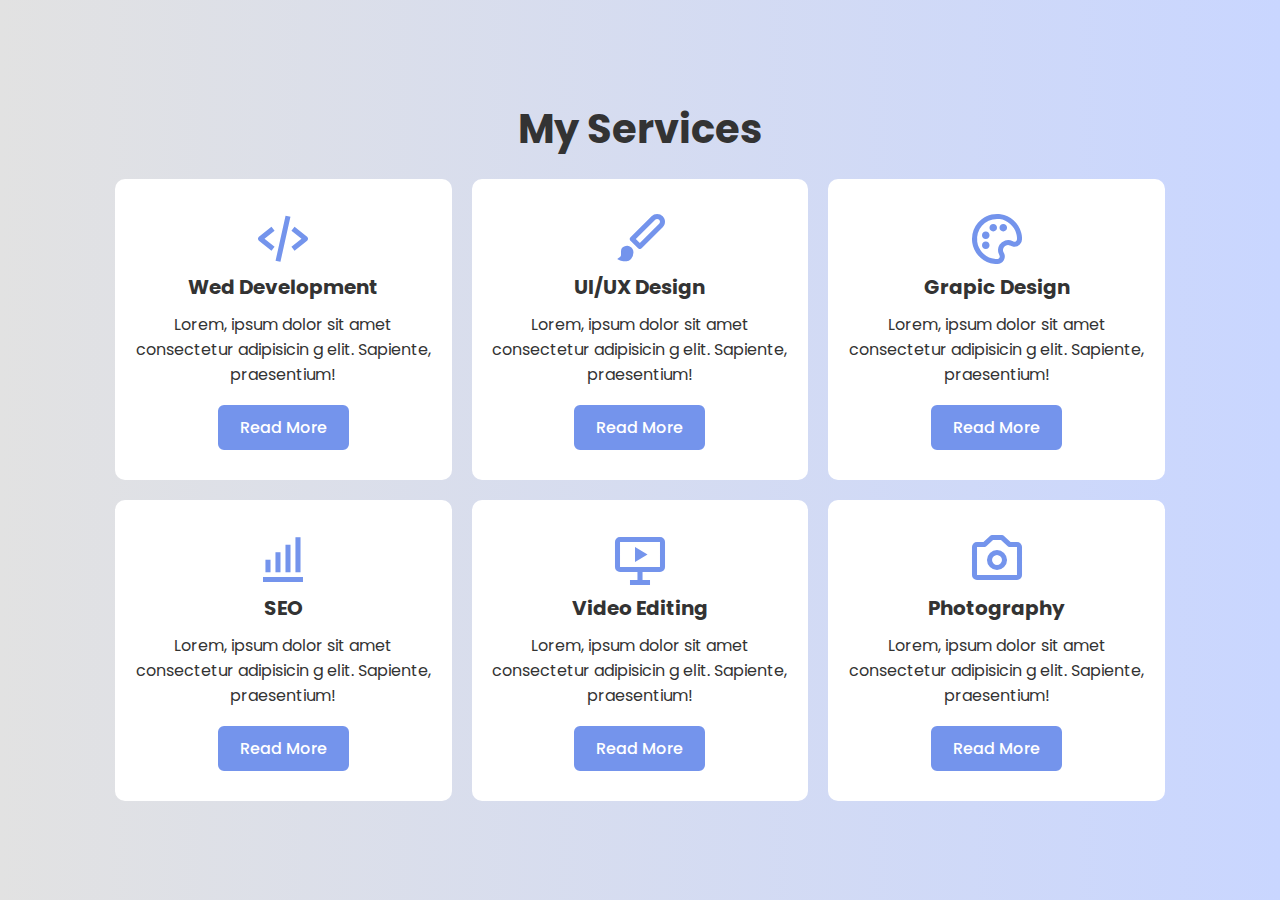
<file: homework/index.html>
<!DOCTYPE html>
<html lang="en">
<head>
    <meta charset="UTF-8">
    <meta name="viewport" content="width=device-width, initial-scale=1.0">
    <title>Document</title>
    <link rel="stylesheet" href="assets/css/styles.css">
    <link href='https://unpkg.com/boxicons@2.1.4/css/boxicons.min.css' rel='stylesheet'>
</head>

<body>
    <section class="service">
        <h1 class="heading">My Services</h1>
        <div class="wrapper">
            <div class="box">
                <i class='bx bx-code-alt'></i>
                <h2>Wed Development</h2>
                <p>Lorem, ipsum dolor sit amet consectetur adipisicin
                    g elit. Sapiente, praesentium!</p>
                    <a href="#" class="btn">Read More</a>
            </div>

            <div class="box">
                <i class='bx bxs-paint' ></i>
                <h2>UI/UX Design</h2>
                <p>Lorem, ipsum dolor sit amet consectetur adipisicin
                    g elit. Sapiente, praesentium!</p>
                    <a href="#" class="btn">Read More</a>
            </div>

            <div class="box">
                <i class='bx bx-palette' ></i>
                <h2>Grapic Design</h2>
                <p>Lorem, ipsum dolor sit amet consectetur adipisicin
                    g elit. Sapiente, praesentium!</p>
                    <a href="#" class="btn">Read More</a>
            </div>

            <div class="box">
                <i class='bx bx-bar-chart-alt' ></i>
                <h2>SEO</h2>
                <p>Lorem, ipsum dolor sit amet consectetur adipisicin
                    g elit. Sapiente, praesentium!</p>
                    <a href="#" class="btn">Read More</a>
            </div>

            <div class="box">
                <i class='bx bx-slideshow' ></i>
                <h2>Video Editing</h2>
                <p>Lorem, ipsum dolor sit amet consectetur adipisicin
                    g elit. Sapiente, praesentium!</p>
                    <a href="#" class="btn">Read More</a>
            </div>

            <div class="box">
                <i class='bx bx-camera' ></i>
                <h2>Photography</h2>
                <p>Lorem, ipsum dolor sit amet consectetur adipisicin
                    g elit. Sapiente, praesentium!</p>
                    <a href="#" class="btn">Read More</a>
            </div>
        </div>

    </section>
</body>
</html>
</file>
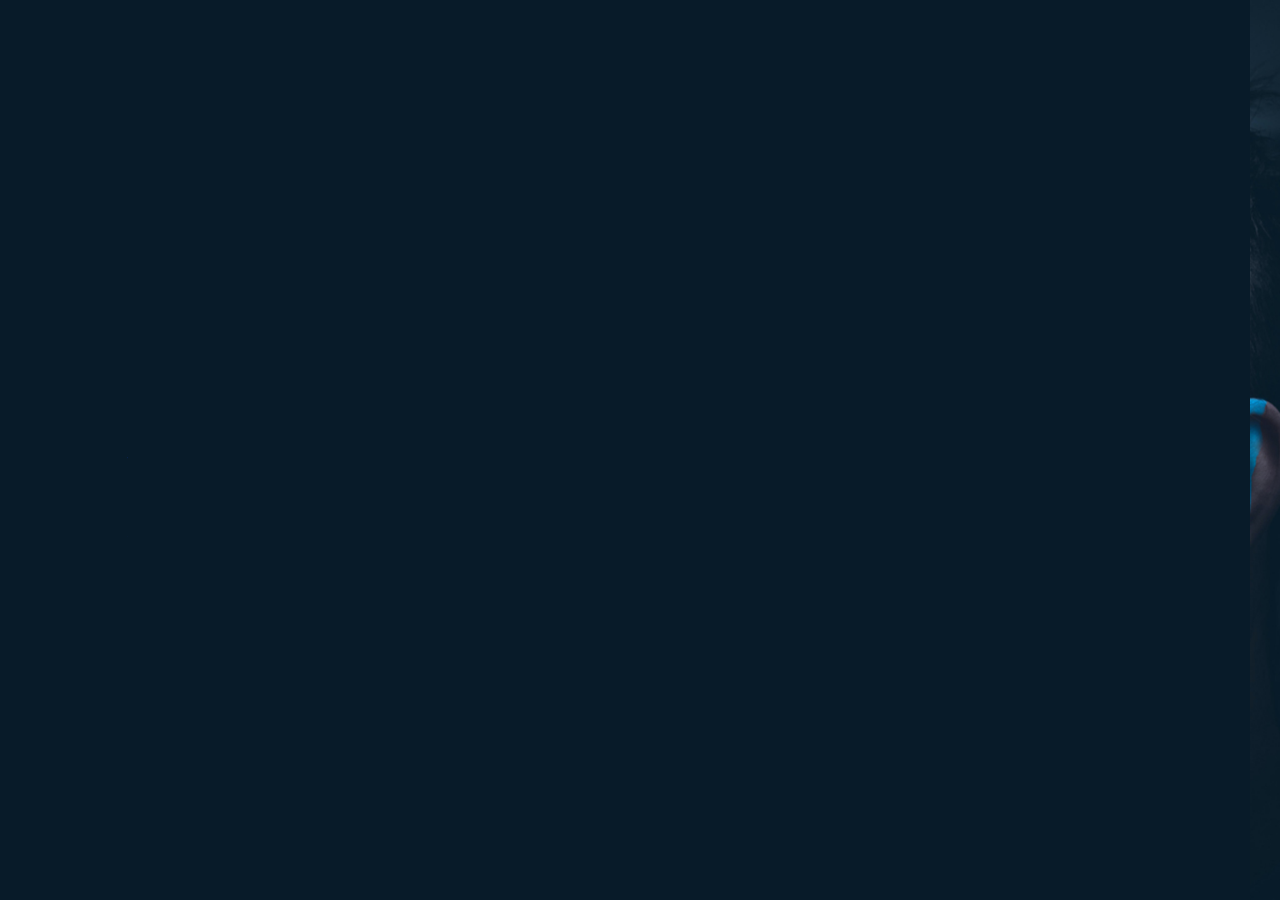
<file: html2/index.html>
<!DOCTYPE html>
<html lang="en">
<head>
    <meta charset="UTF-8">
    <meta name="viewport" content="width=device-width, initial-scale=1.0">
    <title>Document</title>
    <link rel="stylesheet" href="assets/css/stlyes.css">
    <link href='https://unpkg.com/boxicons@2.1.4/css/boxicons.min.css' rel='stylesheet'>
</head>
<body>
    <header class="header">
        <a href="#" class="logo">Jacob.</a>

        <nav class="navbar">
            <a href="#" class="active">Home</a>
            <a href="#">About</a>
            <a href="#">Services</a>
            <a href="#">Portfolio</a>
            <a href="#">Portfolio</a>
            <a href="#">Contact</a>
        </nav>
    </header>


    <section class="home">
        <div class="home-content">
            <h1>Hi, I'm Jacob Aiden</h1>
            <h3>Frontend Developer</h3>
            <p>Lorem ipsum dolor sit amet consectetur adipisicing elit. Est quae culpa sint reprehenderit ab dolores labore ullam consectetur voluptatum? Id, omnis vel? Dolore ad quia hic molestiae nesciunt repudiandae aliquid?
            Quo non sit nesciunt, minima vitae voluptas ea libero voluptates molestias odit ut at beatae suscipit reprehenderit quaerat fugit iusto repellendus dolor! Saepe officiis amet harum explicabo fugiat et cumque.
           </p>
            <div class="btn-box">
                <a href="#">Hire Me</a>
                <a href="#">Let's Talk</a>
            </div>
        </div>

        <div class="home-sci">
            <a href="#"><i class='bx bxl-facebook'></i></a>
            <a href="#"><i class='bx bxl-twitter' ></i></a>
            <a href="#"><i class='bx bxl-linkedin' ></i></a>
        </div>

        <span class="home-img-imgHover">
            
        </span>
    </section>
</body>
</html>
</file>
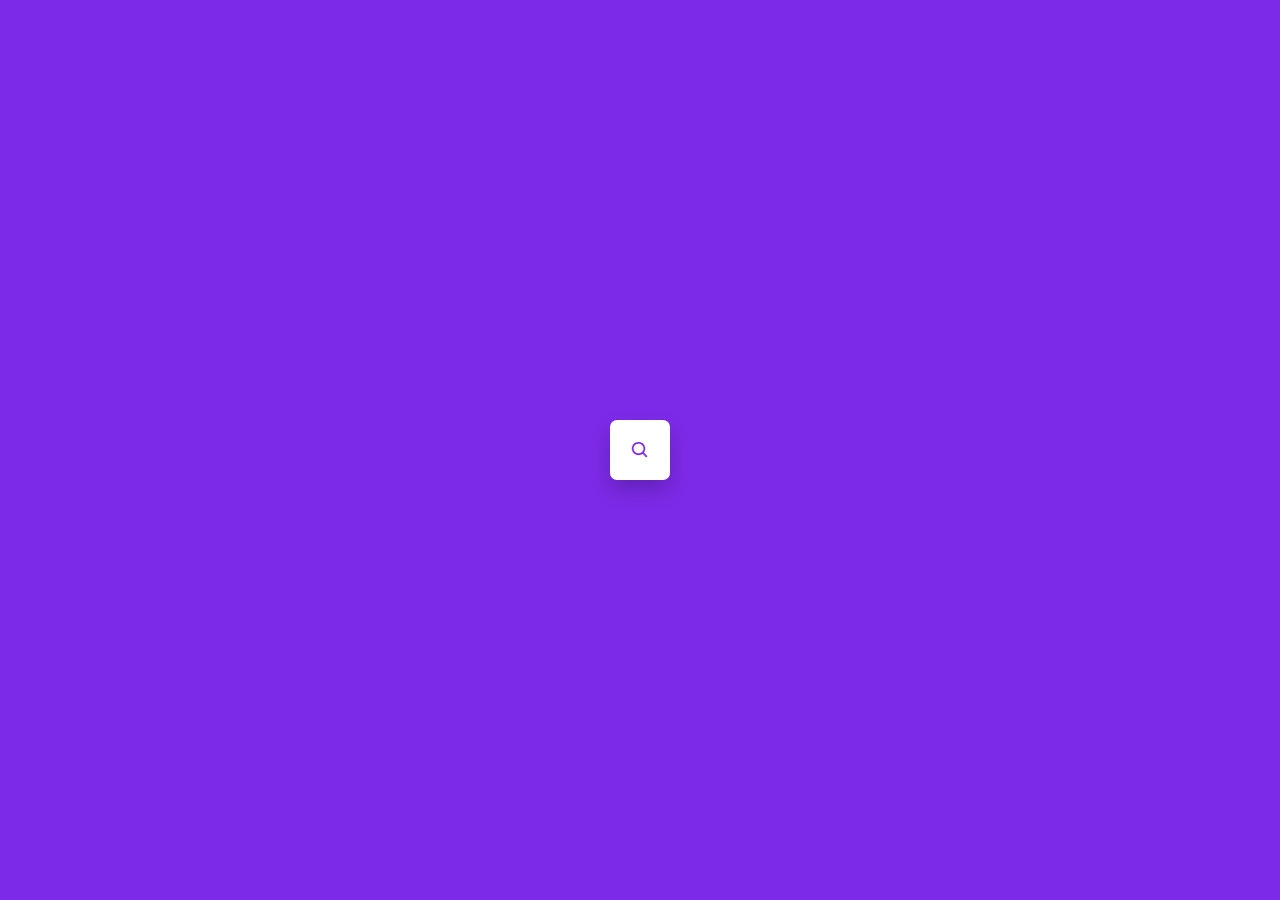
<file: homework/index2.html>
<!DOCTYPE html>
<html lang="en">
<head>
    <meta charset="UTF-8">
    <meta name="viewport" content="width=device-width, initial-scale=1.0">
    <title>Document</title>
    <link rel="stylesheet" href="assets/css/styles2.css">
    <link href='https://unpkg.com/boxicons@2.1.4/css/boxicons.min.css' rel='stylesheet'>
</head>
<body>
    <div class="wrapper">
        <input type="text" placeholder="Sarch...">
        <i class='bx bx-search'></i>
    </div>
</body>
</html>
</file>
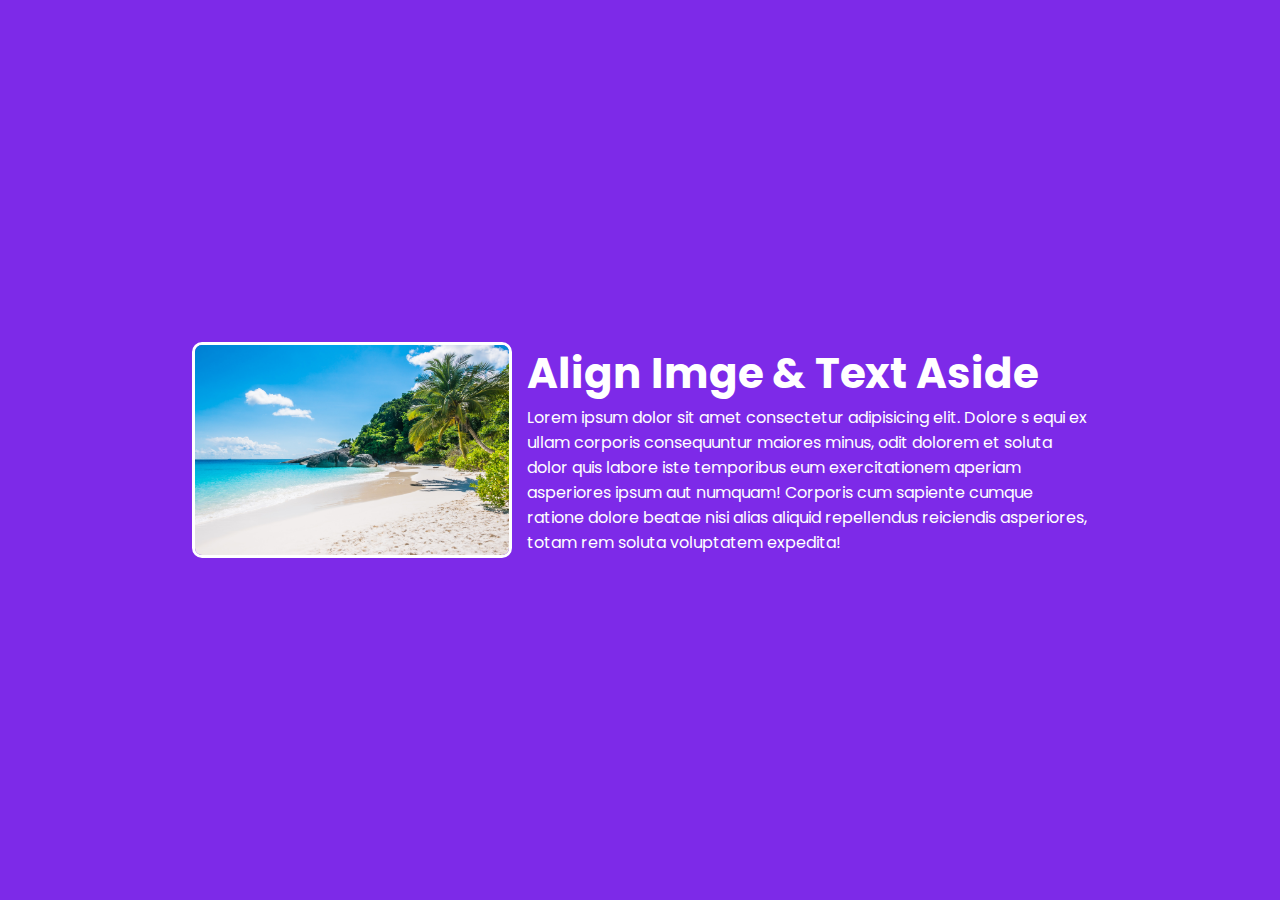
<file: homework/index3.html>
<!DOCTYPE html>
<html lang="en">
<head>
    <meta charset="UTF-8">
    <meta name="viewport" content="width=device-width, initial-scale=1.0">
    <title>Document</title>
    <link rel="stylesheet" href="assets/css/styles3.css">
</head>
<body>
    <div class="wrapper">
        <img src="assets/imges/beautiful.jpg" alt="">
        <div class="text-box">
        <h2>Align Imge & Text Aside</h2>
       <p>Lorem ipsum dolor sit amet 
        consectetur adipisicing elit. Dolore s
        equi ex ullam corporis consequuntur maiores minus, odit dolorem 
        et soluta dolor quis labore iste temporibus eum exercitationem aperiam asperiores ipsum aut numquam!
        Corporis cum sapiente cumque ratione dolore beatae nisi alias aliquid repellendus reiciendis asperiores, 
        totam rem soluta voluptatem expedita!</p> 
        </div>
    </div>
</body>
</html>
</file>
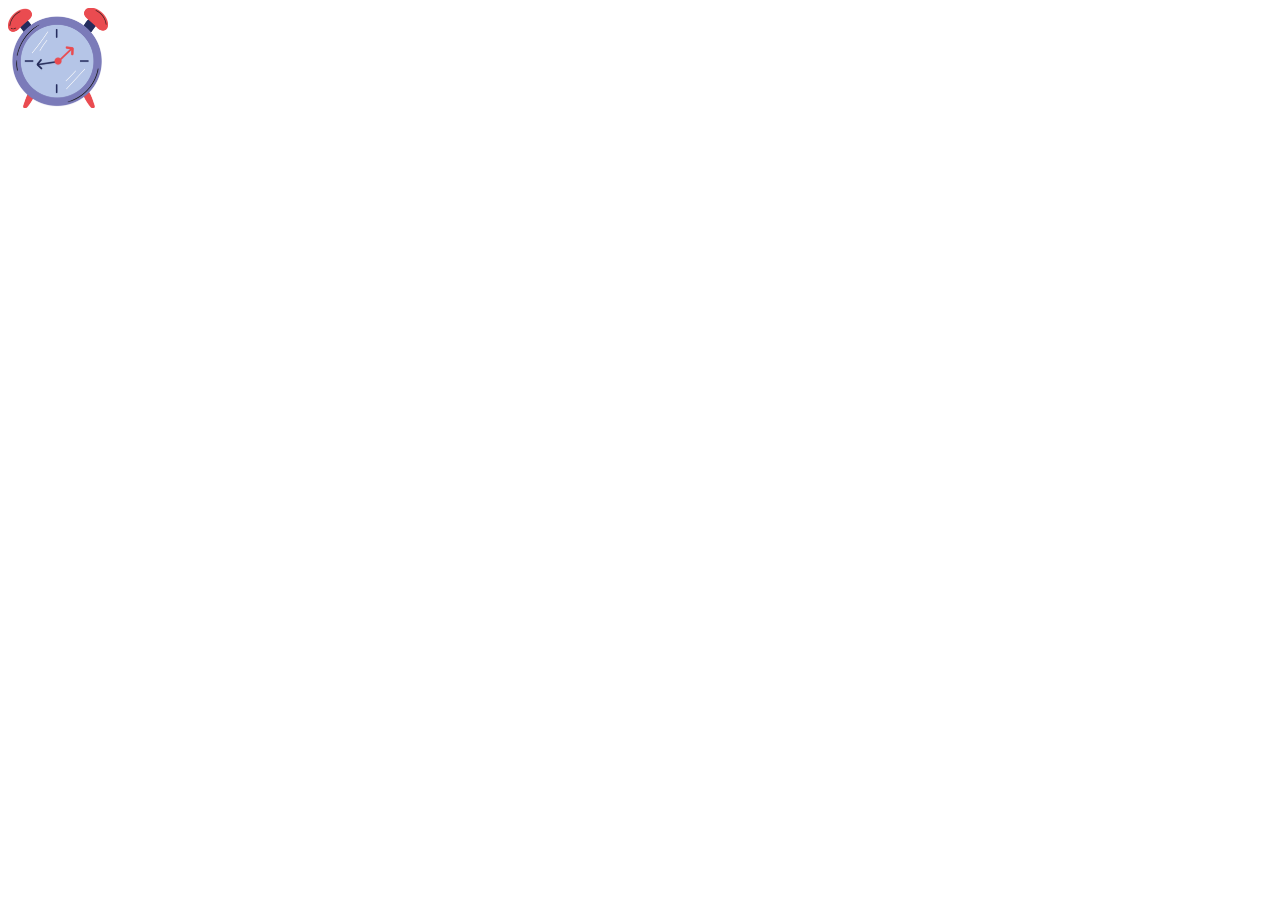
<file: homework/time.html>
<!DOCTYPE html>
<html lang="en">
<head>
    <meta charset="UTF-8">
    <meta name="viewport" content="width=device-width, initial-scale=1.0">
    <title>Document</title>
    <link rel="stylesheet" href="assets/css/styles4.css">
</head>
<body>
    <div class="time"></div>
</body>
</html>
</file>
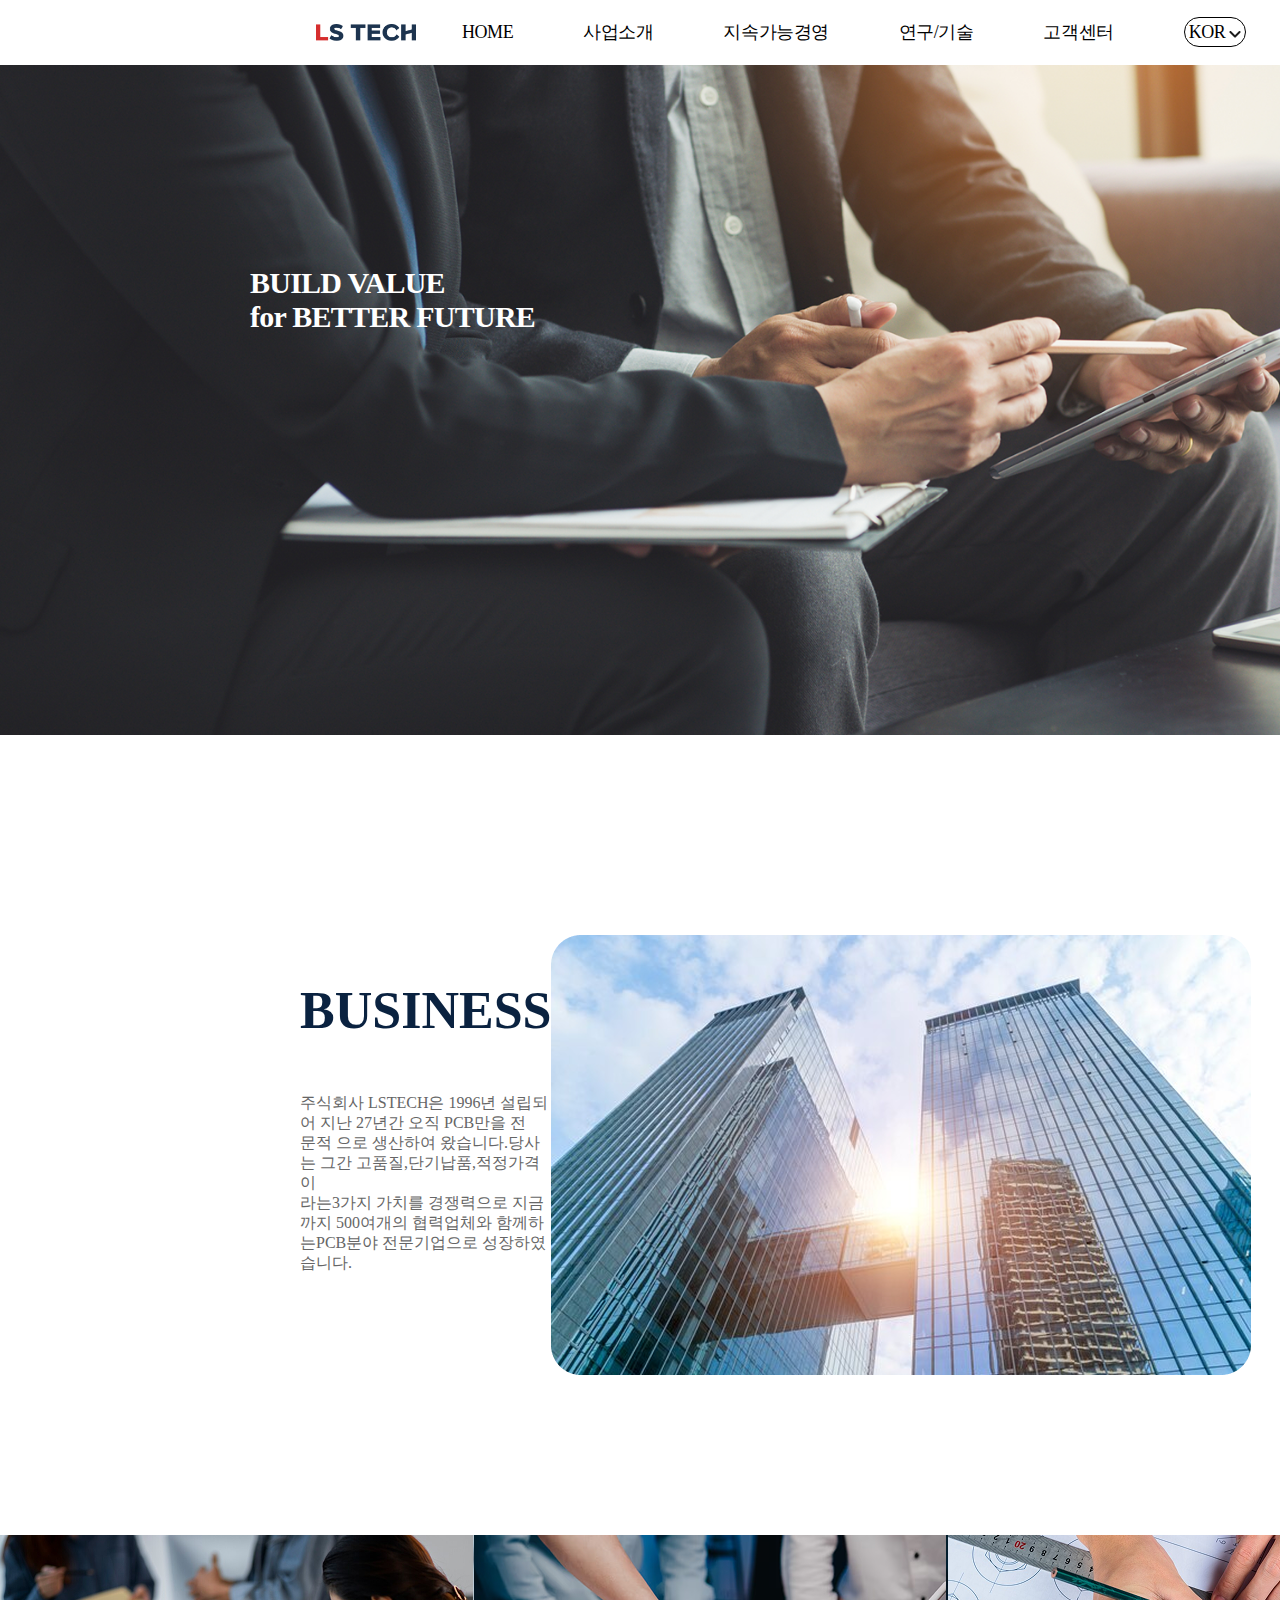
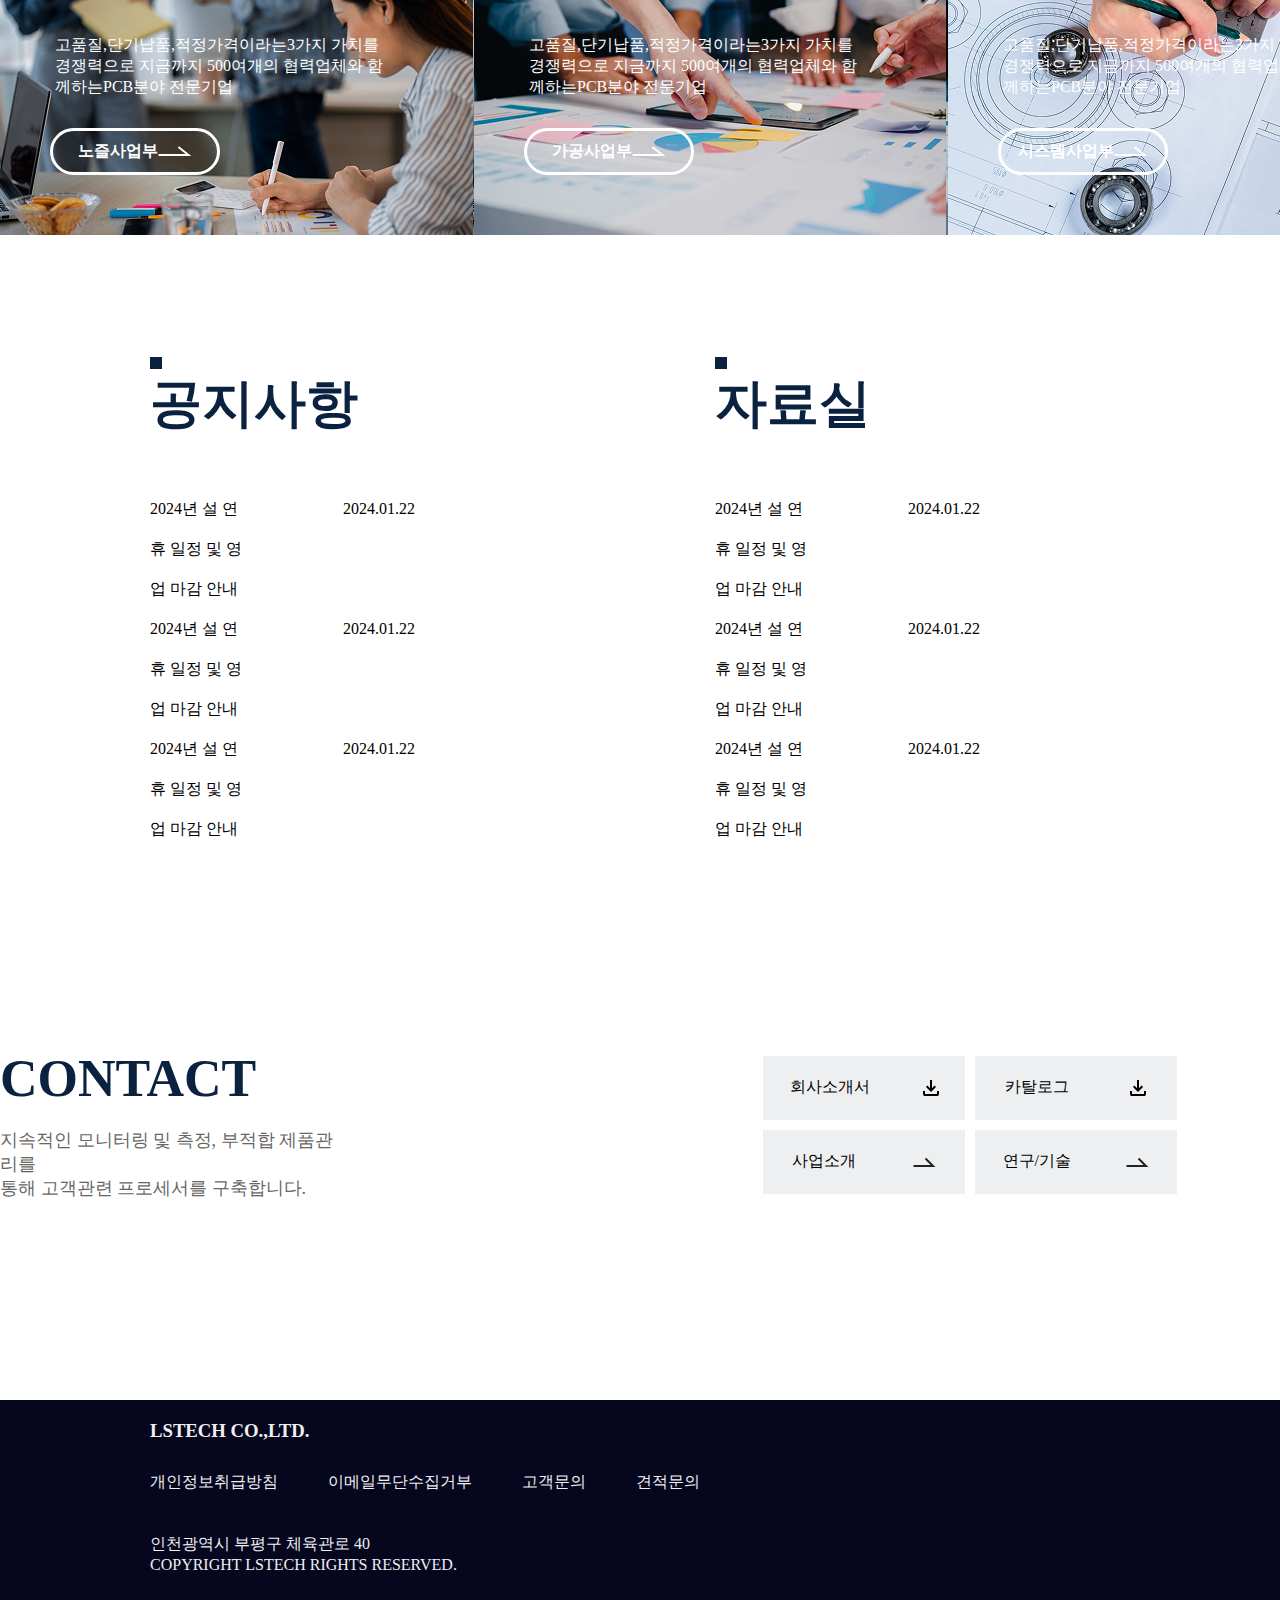
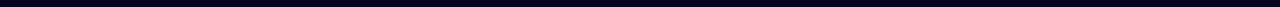
<file: html/html.html>
<!DOCTYPE html>
<html lang="en">
<head>
    <meta charset="UTF-8">
    <meta name="viewport" content="width=device-width, initial-scale=1.0">
    <title>Document</title>
    <link rel="stylesheet" href="assets/css/style.css">
</head>
<body>
    <header>
    <div class="nav">
        <div class="logo_item">
            <h1 class="logo">
                <img src="assets/images/Group 12.png" alt="">
            </h1>
        </div>
        <div class="gnb">
            <ul>
                <li>
                    <a href="#">
                        HOME
                    </a>
                </li>
                <li>
                    <a href="#">
                        사업소개
                    </a>
                </li>
                <li>
                    <a href="#">
                        지속가능경영
                    </a>
                </li>
                <li>
                    <a href="#">
                        연구/기술
                    </a>
                </li>
                <li>
                    <a href="#">
                        고객센터
                    </a>
                </li>
                <li>
                    <a href="#">
                        <span>KOR 
                        <img src="assets/images/icon/Vector.png" alt="">
                        </span>
                    </a>
                </li>
               
            </ul>
        </div>
    </header>

    <section>
        <div class="content_01">
            <div class="slider">
            <h2>BUILD VALUE 
                <br>for BETTER FUTURE</h2>
            </div>
        </div>

    </section>

    <section class="content_02">
        <div class="title">
            <h2>BUSINESS</h2>
            <p>주식회사 LSTECH은 1996년 설립되어 지난 27년간 오직 PCB만을 전
                <br>문적 으로 생산하여 왔습니다.당사는 그간 고품질,단기납품,적정가격이
                <br>라는3가지 가치를 경쟁력으로 지금까지 500여개의 협력업체와 함께하 
                <br>는PCB분야 전문기업으로 성장하였습니다.</p>
        </div>

        <div class="img_1">
            <img src="assets/images/Rectangle 5.png" alt="">
        </div>
    </section>


    <section>
        <div class="content_03">
            <div class="box1">
               <p>고품질,단기납품,적정가격이라는3가지 가치를 
                <br>경쟁력으로 지금까지 500여개의 협력업체와 함
                <br>께하는PCB분야 전문기업</p>
                <button>노즐사업부<img src="assets/images/icon/Vector 8.svg" alt=""></button>
                
            </div>
            <div class="box2">
                <p>고품질,단기납품,적정가격이라는3가지 가치를 
                    <br>경쟁력으로 지금까지 500여개의 협력업체와 함
                    <br>께하는PCB분야 전문기업</p>
                <button>가공사업부<img src="assets/images/icon/Vector 8.svg" alt=""></button>
            </div>
            <div class="box3">
                <p>고품질,단기납품,적정가격이라는3가지 가치를
                    <br>경쟁력으로 지금까지 500여개의 협력업체와 함
                    <br>께하는PCB분야 전문기업</p>
                <button>시스템사업부<img src="assets/images/icon/Vector 8.svg" alt=""></button>
            </div>
        </div>
    </section>


    <section class="content_04">
        <div class="text">
            <div class="box4">

            </div>
            <h2>공지사항</h2>
            <ul>
                <li>
                    <span class="title1">2024년 설 연휴 일정 및 영업 마감 안내</span>
                    <span class="date">2024.01.22</span>
                </li>
                <li>
                    <span class="title1">2024년 설 연휴 일정 및 영업 마감 안내</span>
                    <span class="date">2024.01.22</span>
                </li>
                <li>
                    <span class="title1">2024년 설 연휴 일정 및 영업 마감 안내</span>
                    <span class="date">2024.01.22</span>
                </li>
            </ul>
        </div>
        

        <div class="tetx2">
            <div class="box4">

            </div>
            <h2>자료실</h2>
            <ul>
                <li>
                    <span class="title1">2024년 설 연휴 일정 및 영업 마감 안내</span>
                    <span class="date">2024.01.22</span>
                </li>
                <li>
                    <span class="title1">2024년 설 연휴 일정 및 영업 마감 안내</span>
                    <span class="date">2024.01.22</span>
                </li>
                <li>
                    <span class="title1">2024년 설 연휴 일정 및 영업 마감 안내</span>
                    <span class="date">2024.01.22</span>
                </li>
            </ul>
    </section>

    <section class="content_05">
        <div class="title2">
        <h2>CONTACT</h2>
        <p>지속적인 모니터링 및 측정, 부적합 제품관리를
            <br>통해 고객관련 프로세서를 구축합니다.</p>
        </div>

        <div class="b1">
            <div class="b2">
                <a href="#">회사소개서</a>
                <img src="assets/images/icon/Vector1.svg" alt="">
            </div>
            <div class="b2">
                <a href="#">카탈로그</a>
                <img src="assets/images/icon/Vector1.svg" alt="">
            </div>
            <div class="b2">
                <a href="#">사업소개</a>
                <img src="assets/images/icon/Vector2.svg" alt="">
            </div>
            <div class="b2">
                <a href="#">연구/기술</a>
                <img src="assets/images/icon/Vector2.svg" alt="">
            </div>
        </div>
    </section>


    <footer>
        <div class="footer">
            
         <h3>LSTECH CO.,LTD.</h3>
            <div class="t-1"> 
            <a href="#">개인정보취급방침</a>
            <a href="#">이메일무단수집거부</a>
            <a href="#">고객문의</a>
            <a href="#">견적문의</a>
            </div>
            <p>인천광역시 부평구 체육관로 40</p>
            <p>COPYRIGHT LSTECH  RIGHTS RESERVED.</p>

        </div>
    </footer>
</body>
</html>
</file>
<file: homework/assets/css/styles.css>
@import url('https://fonts.googleapis.com/css2?family=Poppins:ital,wght@0,100;0,200;0,300;0,400;0,500;0,600;0,700;0,800;0,900;1,100;1,200;1,300;1,400;1,500;1,600;1,700;1,800;1,900&display=swap');

* { 
    margin: 0;
    padding: 0;
    box-sizing: border-box;
    font-family: 'Poppins' , sans-serif;
}

.service{
    display: flex;
    flex-direction: column;
    justify-content: center;
    min-height: 100vh;
    padding: 20px 9%;
    background: linear-gradient(to right, #e2e2e2, #c9d6ff);
    color: #333;
    text-align: center;
}

.service .heading{
    font-size: 40px;
    margin-bottom: 20px;
}

.service .wrapper{
    display: grid;
    grid-template-columns: repeat(auto-fit, minmax(300px, 1fr));
    gap: 20px;
}

.wrapper .box {
    padding: 30px 20px;
    background: #fff;
    border-radius: 10px;
    transition: .5s;
}

.wrapper .box:hover{
    transform: scale(1.03);
    box-shadow: 0 0 20px rgba(0, 0, 0, .2);
}

.box i {
    font-size: 60px;
    color: #7494ec;

}

.box h2{
    font-size: 20px;

}

.box p{
    margin: 10px 0 18px;
}

.box .btn{
    display: inline-block;
    padding: 8px 20px;
    background: #7494ec;
    border:2px solid #7494ec;
    border-radius: 6px;
    color: #fff;
    text-decoration: none;
    font-weight: 500;
    transition: .5s;
}

.box .btn:hover {
    background: transparent;
    color: #7494ec;
}


@media screen and (max-width: 992px){
    .service{
        padding: 20px 5%;
    }
}


@media screen and (max-width: 350px){
    .service .wrapper {
        grid-template-columns: repeat(auto-fit, minmax(200px, 1fr));
    }
}
</file>
<file: html2/assets/css/stlyes.css>
@import url('https://fonts.googleapis.com/css2?family=Poppins:wght@300;400;500;600;700;800;900&display=swap');

*{
    margin: 0;
    padding: 0;
    box-sizing: border-box;
    font-family: 'Poppins', sans-serif;
}

body{
  
    color: #ededed;
}

.header{
    position: fixed;
    top: 0;
    left: 0;
    width: 100%;
    padding: 20px 10%;
    background: transparent;
    display: flex;
    justify-content: space-between;
    align-items: center;
    z-index: 100;
}

.logo{
    position: relative;
    font-size: 25px;
    color: #ededed;
    text-decoration: none;
    font-weight: 600;
}

.logo::before{
    content: '';
    position: absolute;
    top: 0;
    right: 0;
    width: 100%;
    height: 100%;
    background: #081b29;
    animation: showRight 1s ease forwards;
    animation-duration: .4s;
}

.navbar a{
    font-size: 18px;
    text-decoration: none;
    color: #dedede;
    font-weight: 500;
    margin-left: 35px;
    transition: .3s;
}

.navbar a:hover,
.navbar a.active{
    color: #00abf0;
}

.home{
    height: 100vh;
    background: url('../images/home.jpg') no-repeat;
    background-size: cover;
    background-position: center;
    display: flex;
    align-items: center;
    padding: 0 10%;

}

.home-content{
    max-width: 600px;
    position: relative;
    z-index: 9;
}

.home-content h1{
    position: relative;
    font-size: 56px;
    font-weight: 700;
    line-height: 1.2;
}

.home-content h1::before{
    content: '';
    position: absolute;
    top: 0;
    right: 0;
    width: 100%;
    height: 100%;
    background: #081b29;
    animation: showRight 1s ease forwards;
    animation-duration: 1s;
}

.home-content h3{
    position: relative;
    font-size: 32px;
    font-weight: 700;
    color: #00abf0;

}


.home-content h3::before{
    content: '';
    position: absolute;
    top: 0;
    right: 0;
    width: 100%;
    height: 100%;
    background: #081b29;
    animation: showRight 1s ease forwards;
    animation-duration: 1.3s;
}

.home-content p{
    position: relative;
    font-size: 16px;
    margin: 20px 0 40px;
}

.home-content p::before{
    content: '';
    position: absolute;
    top: 0;
    right: 0;
    width: 100%;
    height: 100%;
    background: #081b29;
    animation: showRight 1s ease forwards;
    animation-duration: 1.6s;
}

.home-content .btn-box{
    position: relative;
    display: flex;
    justify-content: space-between;
    width: 345px;
    height: 50px;
}

.home-content .btn-box::before{
    content: '';
    position: absolute;
    top: 0;
    right: 0;
    width: 100%;
    height: 100%;
    background: #081b29;
    animation: showRight 1s ease forwards;
    animation-duration: 1.9s;
    z-index: 2;
}

.btn-box a:nth-child(2) {
    background: transparent;
    color: #00abf0;

}

.btn-box a:nth-child(2):hover{
    color: #081b29;
}
.btn-box a:nth-child(2)::before{
    background: #00abf0;
}

.btn-box a {
    position: relative;
    display: inline-flex;
    justify-content: center;
    align-items: center;
    width: 150px;
    height: 100%;
    background: #00abf0;
    border: 2px solid #00abf0;
    border-radius: 8px;
    font-size: 19px;
    color: #081b29;
    text-decoration: none;
    font-weight: 600;
    letter-spacing: 1px;
    z-index: 1;
    overflow: hidden;
    transition: .5s;
}

.btn-box a:hover{
    color: #00abf0;
}

.btn-box a::before {
    background: transparent;
    color: #00abf0;
}

.btn-box a::before:hover{
    color: #081b29;
}
.btn-box a::before::before{
    background: #00abf0;
}

.btn-box a::before{
    content: '';
    position: absolute;
    top: 0;
    left: 0;
    width: 0%;
    height: 100%;
    background: #081b29;
    z-index: -1;
    transition: .5s;
}

.btn-box a:hover:before{
    width: 100%;
}

.home-sci{
    position: absolute;
    bottom: 40px;
    width: 170px;
    display: flex;
    justify-content: space-between;

}

.home-sci::before{
    content: '';
    position: absolute;
    top: 0;
    right: 0;
    width: 100%;
    height: 100%;
    background: #081b29;
    animation: showRight 1s ease forwards;
    animation-duration: 2.5s;
    z-index: 2;
}

.home-sci a {
    position: relative;
    display: inline-flex;
    justify-content: center;
    align-items: center;
    width: 40px;
    height: 40px;
    background: transparent;
    border: 2px solid #00abf0;
    border-radius: 50%;
    font-size: 20px;
    color: #00abf0;
    text-decoration: none;
    z-index: 1;
    overflow: hidden;
    transition: .5s;
}

.home-sci a:hover{
    color: #081b29;
}

.home-sci a::before{
    content: '';
    position: absolute;
    top: 0;
    left: 0;
    width: 0%;
    height: 100%;
    background: #00abf0;
    z-index: -1;
    transition: .5s;
    
}

.home-sci a:hover:before{
    width: 100%;
}

.home-img-imgHover{
    position: absolute;
    top: 0;
    right: 30px;
    width: 50%;
    height: 100%;
    background: transparent;
    transition: 3s;
    animation: manipActiveHover .1s forwards;
    animation-delay: 4s;
    pointer-events: none;

}
.home-img-imgHover:hover{
    background: #081b29;
    opacity: .8;
}

.home-img-imgHover::after{
    content: '';
    position: absolute;
    top: 0;
    right: 0;
    width: 120%;
    height: 100%;
    background: #081b29;
    animation: showRight 1s ease forwards;
    animation-duration: 3s;
    z-index: 100;
}

@keyframes showRight {
    100%{
        width: 0;
    }
}

@keyframes manipActiveHover{
    100%{
        pointer-events: auto;
    }
}
</file>
<file: homework/assets/css/styles2.css>
@import url('https://fonts.googleapis.com/css2?family=Poppins:ital,wght@0,100;0,200;0,300;0,400;0,500;0,600;0,700;0,800;0,900;1,100;1,200;1,300;1,400;1,500;1,600;1,700;1,800;1,900&display=swap');

*{
    margin: 0;
    padding: 0;
    box-sizing: border-box;
    font-family: 'Poppins', sans-serif;
}

body{
    display: flex;
    justify-content: center;
    align-items: center;
    min-height: 100vh;
    background: #7d2ae8;

}

.wrapper{
    display: flex;
    justify-content: center;
    align-items: center;
    width: 60px;
    height: 60px;
    background: #fff;
    border-radius: 7px;
    padding: 10px 20px;
    box-shadow: 0 10px 20px rgba(0, 0, 0, .2);
    transition: .4s ease;
}

.wrapper:hover{
    width: 500px;
}

input{
    width: 100%;
    height: 100%;
    color: #7d2ae8;
    font-size: 18px;
    border: none;
    outline: none;
    background: transparent;

}

i {
    font-size: 20px;
    color: #7d2ae8;
    cursor: pointer;
}
</file>
<file: homework/assets/css/styles3.css>
@import url('https://fonts.googleapis.com/css2?family=Poppins:ital,wght@0,100;0,200;0,300;0,400;0,500;0,600;0,700;0,800;0,900;1,100;1,200;1,300;1,400;1,500;1,600;1,700;1,800;1,900&display=swap');

*{
    margin: 0;
    padding: 0;
    box-sizing: border-box;
    font-family: 'Poppins', sans-serif;
}

body{
    display: flex;
    justify-content: center;
    align-items: center;
    min-height: 100vh;
    background-color: #7d2ae8;
}

.wrapper{
    margin: 150px auto;
    width: 70%;
}

img{
    max-width: 320px;
    float: left;
    border: 3px solid #fff;
    border-radius: 10px;
    margin-right: 15px;
}

.text-box{
    color: #fff;

}

.text-box h2{
    font-size: 42px;
}

.text-box p{
    font-size: 16px;
}
</file>
<file: homework/assets/css/styles4.css>
@keyframes watch {
    0%{transform: translate(0);}
    20%{transform: translate(-2px, 2px);}
    40%{transform: translate(-2px,- 2px);}
    60%{transform: translate(2px, 2px);}
    80%{transform: translate(2px, -2px);}
    100%{transform: translate(0);}
}

.time{
    width: 100px;
    height: 100px;
    background: url('../imges/time.png') center center / 100% no-repeat;
    animation: watch 0.3s linear infinite both;
}   

.time:hover{
    animation-play-state: paused;
}
</file>
<file: html/assets/css/style.css>
*{
    margin: 0;
    padding: 0;
}
.nav {
    display: flex;
    width: 1617px;
    margin: 0 auto;
    padding: 20px;
    align-items: center;
}

.gnb>ul {
    display: flex;
    text-align: center;
}

.nav-icon ul {
    display: flex;
    
}


    
.logo img{
    width: 100px;
    align-items: center;
    margin-left: 296px;
    margin-right: 46px;
    display: flex;
    

}

.gnb a {
    font-size: 18px;
    text-decoration: none;
    color: #000;
    letter-spacing: -0.025em;
    line-height: 140%;
    font-weight: 300;
    
   
}
.gnb li{
    list-style: none;
    text-align: center;
}



.gnb li {
    margin-right: 70px;
}


.gnb li:last-child a span{
    border: 1px solid #000;
    border-radius: 20px;
    padding: 4px;
    text-align: center;
}

.content_01{

    width: 100%;
    height: 670px;
    background: url('../images/team-work-process-young-business-managers-crew-working-with-new-startup-project-labtop-wood-table-typing-keyboard-texting-message-analyze-graph-plans\ 1.png');
    background-repeat: no-repeat;
    background-size: cover;
    

}
.content_01 h2{
    color: #fff;
    font-size: 30px;
    font-weight: 600;
    letter-spacing: -0.025em;    
}

.slider {
    display: flex;
    flex-direction: column;
    align-items: flex-start;
    justify-content: center;
    height: 470px;
    margin-left: 250px;
}

.content_02{
    display: flex;
    align-items: center; 
    justify-content: space-between;
    margin: auto;
}
.title{
    margin-left: 300px;
    line-height: 25px;
    
    
}

.title h2{
    margin-bottom: 70px;
    font-size: 52px;
    color: #0A2240;
}

.title p{
    color: #666;
    line-height: 20px;
    font-size: 16px;
}

.img_1{
    height: 400px;
    width: 600px;
    margin-right: 350px;
    padding-top: 200px;
    padding-bottom: 200px;
}

.content_03{
    display: flex;
    width: 1422px;
    height: 322px;
    color: #fff;
    background-size: cover;
    margin: auto;
    
}

.content_03 p{
    margin-top: 100px;
    margin-left: 55px;
}
.box1{
    background: url("../images/Rectangle1.png");
    width: 100%; 
    height: 300px; 

    
}

.box2{
    background: url("../images/Rectangle2.png");
    width: 100%; 
    height: 300px; 
    
}

.box3{
    background: url('../images/Rectangle3.png');
    width: 100%; 
    height: 300px; 
}


button{
    flex-direction: column;
    align-items: center;
    padding: 10px 15px;
    background: none;
    color: white;
    border: 3px solid #fff;
    border-radius: 25px;
    width: 170px;
    font-size: 16px;
    font-weight: bold;
    margin-top: 30px;
    margin-left: 50px;

}

.content_04{
    display: flex;
    align-items: center;
    justify-content: center;
    margin-top: 100px;
    margin-left: 150px;
    margin-bottom: 100px;
}

.box4{
    width: 12px;
    height: 12px;
    background-color: #0A2240;
    
}


.content_04 h2{
    margin-bottom: 50px;
    font-size: 52px;
    color: #0A2240;
    
}
.content_04 ul{
    list-style: none;
    margin-right: 300px;
    line-height: 40px;
    padding-bottom: 100px;
}

.content_04 li{
    justify-content: space-between;
    display: flex;
}

.date{
    font-size: 16px;
    text-align: left;
    margin-left: 100px;
}

.content_05 {
    display: flex;
    justify-content: center;
    align-items:center;
    margin-right: 100px;
    margin-bottom: 200px;
    
}

.title2>h2{
    font-size: 52px;
    color:#0A2240;
    
    
    
}

.title2 p{
    font-size: 18px;
    margin-top: 20px;
    color: #666;
    
    
}

.b1{
    
    display: flex;
    flex-wrap: wrap;
    justify-content: center;
    width: 443px;
    margin-left: 410px;
    
    gap: 10px;
}

.b2{
    width: 48%;
    height: 64px;
    background-color: #EDEFF0;
    text-align: center;
    align-items: center;
    display: flex;
    justify-content: space-around;
    
    
    
}

.b2 a{
    color: #000;
    text-decoration: none;
}

.footer{
    width: 1920px;
    height: 207px;
    background-color: #06061F;
    margin-top: 100px;
    color: #EDEFF0;
}

.footer>h3{
    padding-top: 20px;
    margin-bottom: 30px;
    margin-left: 150px;
}

.t-1{
    display: flex;
    gap: 50px;
    margin-left: 150px;
}

.footer a{
    color: #EDEFF0;
    text-decoration: none;
    margin-bottom: 40px;
    
    
}
.footer p{
    margin-top: 1px;
    margin-left: 150px;
}
</file>
